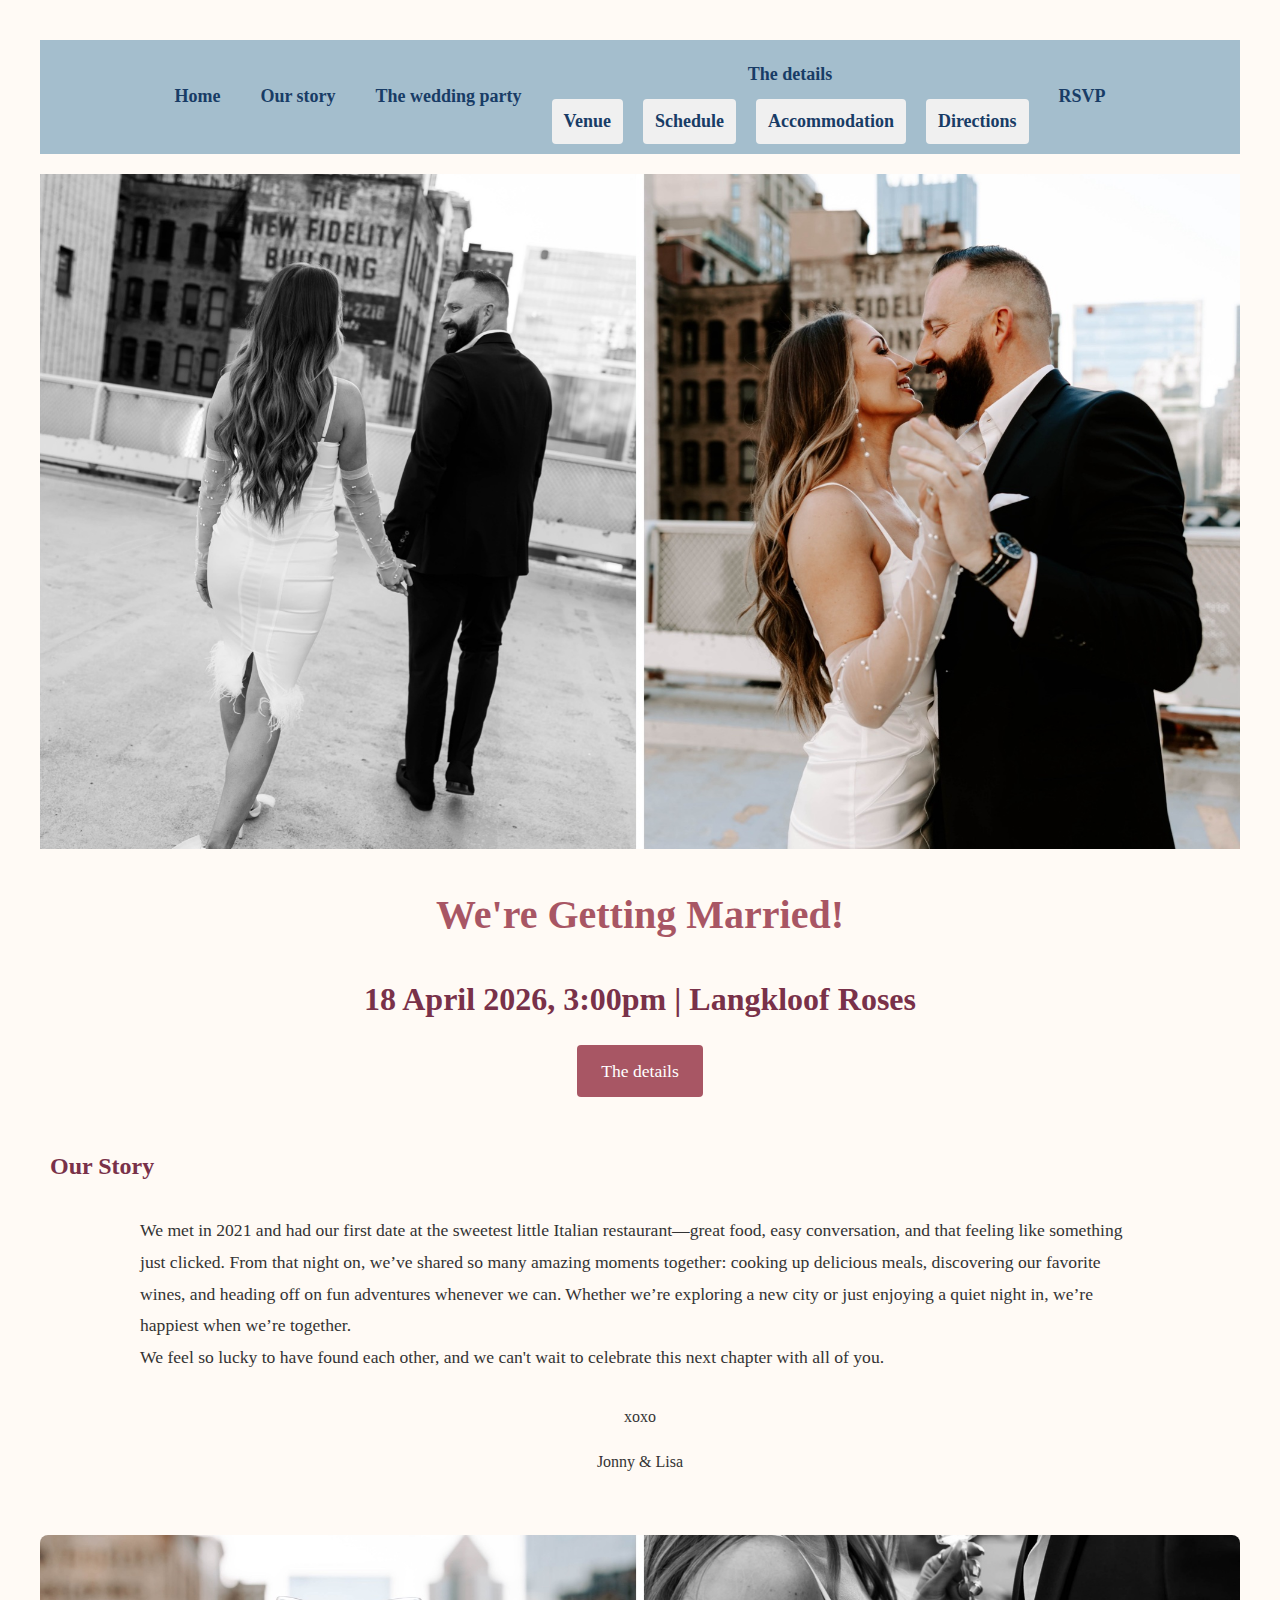
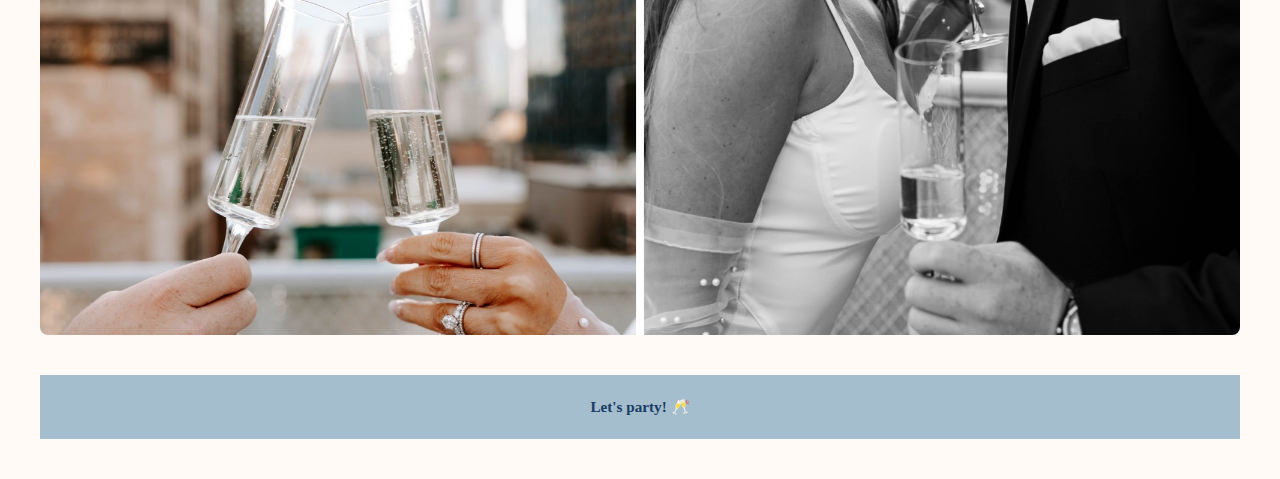
<file: index.html>
<!DOCTYPE html>
<html lang="en">
<head>
     <meta name="viewport" content="width=device-width, initial-scale=1">
     <title>We're Getting Married!</title>
      <!-- Linking the external CSS file -->
     <link rel="stylesheet" href="styles.css"> 
</head>
<body>
    <header>
       <nav aria-label="Main Navigation">
        <ul>
            <li><a href="index.html">Home</a> </li> 
            <li><a href="#ourstory">Our story</a></li>
            <li><a href="theweddingparty.html">The wedding party</a></li>
            <li><a href="thedetails.html">The details</a>
                 <!-- Nested List - Further breakdown -->
                <ul>
                    <li><a href="#venue">Venue</a></li>
                    <li><a href="#schedule">Schedule</a></li>
                    <li><a href="#accommodation">Accommodation</a></li>
                    <li><a href="#directions">Directions</a></li>
                </ul></li>
            <li><a href="rsvp.html">RSVP</a></li>
        </ul>
       </nav>  
    </header>
    <main>
       <img src="Engagementimage4.jpg" alt="Jonny and Lisa Engagement">
       <section>
            <div style="text-align: center;">
                <H1>We're Getting Married!</H1>
                <h2>18 April 2026, 3:00pm | Langkloof Roses</h2> 
                <a href="thedetails.html" role="button" class="btn">The details</a>
            </div>
        </section>
        <section>
            <h3 id="ourstory">Our Story</h3>
            <p>
            We met in 2021 and had our first date at the sweetest little Italian restaurant—great food, easy conversation, and that feeling like something just clicked. 
            From that night on, we’ve shared so many amazing moments together: cooking up delicious meals, discovering our favorite wines, and heading off on fun adventures whenever we can. 
            Whether we’re exploring a new city or just enjoying a quiet night in, we’re happiest when we’re together. 
            <br> We feel so lucky to have found each other, and we can't wait to celebrate this next chapter with all of you.
            <div style="text-align: center;">xoxo</div>
            <div style="text-align: center;">Jonny & Lisa</div> 
            </p>
        </section>
        <img src="Engagementimage8.jpg" alt="Jonny and Lisa photos">
    </main>
<footer>
    <div class="bouncing-text">Let's party! 🥂</div>
</footer>
    </body>
</html>
</file>
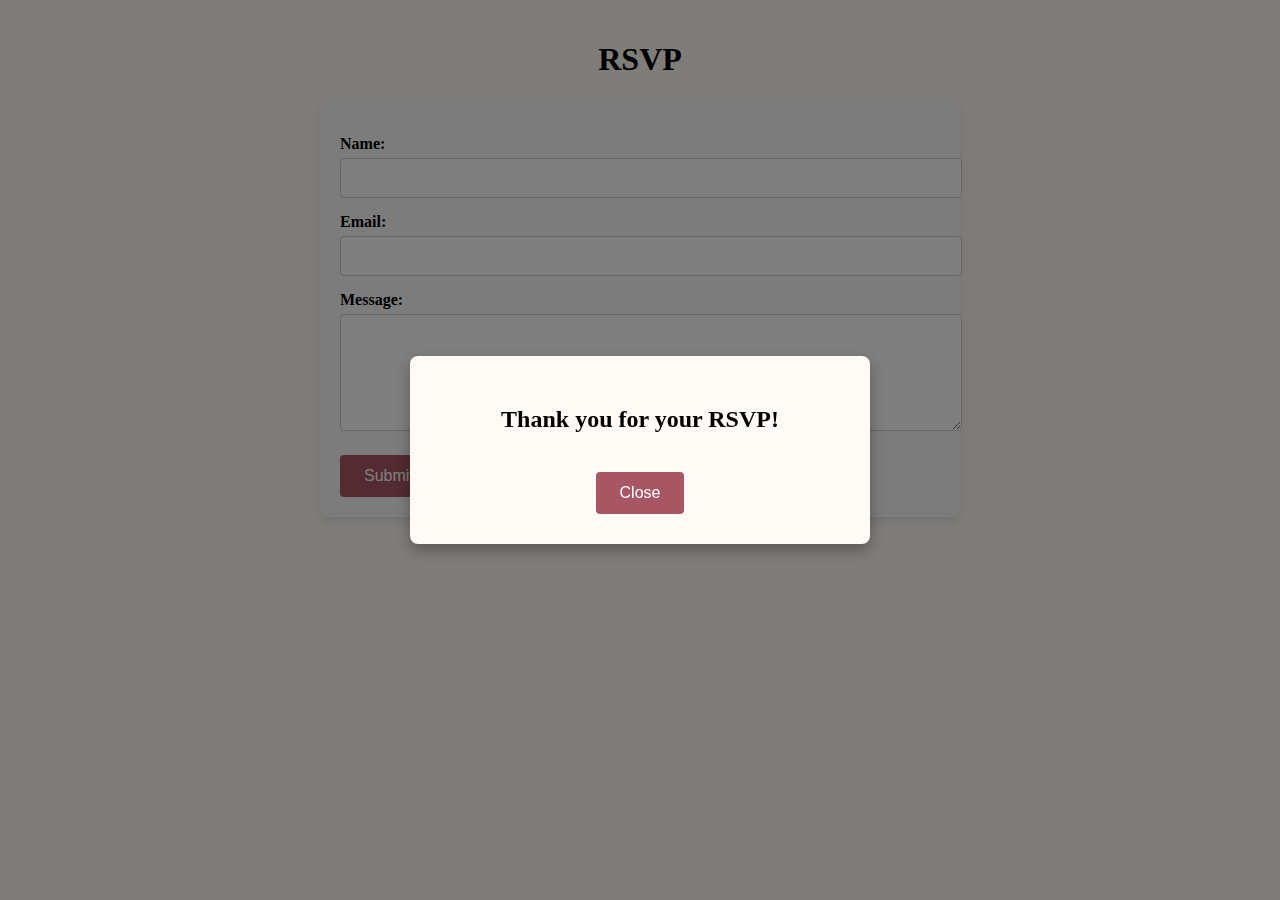
<file: rsvp.html>
<!DOCTYPE html>
<html lang="en">
<head>
  <meta charset="UTF-8" />
  <meta name="viewport" content="width=device-width, initial-scale=1" />
  <title>RSVP</title>
  <link rel="stylesheet" href="rsvp.css">
  <script src="rsvp.js" defer></script>
</head>
<body>
  <h1 style="text-align:center;">RSVP</h1>

  <form id="rsvpForm" novalidate>
    <label for="name">Name:</label>
    <input type="text" id="name" name="name" />
    <div class="error-message" id="nameError"></div>

    <label for="email">Email:</label>
    <input type="email" id="email" name="email" />
    <div class="error-message" id="emailError"></div>

    <label for="message">Message:</label>
    <textarea id="message" name="message" rows="5"></textarea>
    <div class="error-message" id="messageError"></div>

    <button type="submit">Submit</button>
  </form>

  <!-- Modal -->
  <div class="modal" id="modal">
    <div class="modal-content">
      <h2>Thank you for your RSVP!</h2>
      <p id="modalDetails"></p>
      <button class="close-modal" id="closeModal">Close</button>
    </div>
  </div>
</body>
</html>
</file>
<file: styles.css>
/* Base Styles - Mobile First */

body {
    font-family: 'Georgia', serif;
    background-color: #fffaf5;
    color: #333;
    line-height: 1.6;
    padding: 20px;
    margin: 0;
}

header {
    background-color: #a4becd;
    padding: 10px;
    text-align: center;
    overflow: visible; /* Allow dropdowns to overflow the header */
}

/* Navigation */
nav ul {
    list-style: none;
    display: flex;
    flex-direction: column;
    gap: 10px;
    align-items: center;
    padding: 0;
    margin: 0;
    position: relative; /* Ensures dropdowns are positioned relative to this */
}

nav ul li {
    position: relative; /* Anchor for the dropdown */
}

nav ul li a {
    text-decoration: none;
    color: #183c66;
    font-weight: bold;
    font-size: 18px;
    padding: 10px;
    display: block;
}

nav ul li a:hover {
    color: #a85664;
}

/* Hide dropdown by default (mobile) */
.dropdown {
    display: none;
    position: absolute;
    top: 100%;   /* Position it below the parent list item */
    left: 0;
    z-index: 1000;
    background-color: #f0f0f0;
    min-width: 160px;
    box-shadow: 0 4px 8px rgba(0,0,0,0.1);
    border-radius: 4px;
}

/* Show dropdown on hover (desktop) */
nav ul li:hover > .dropdown {
    display: block;
}

/* Mobile - Toggle dropdown behavior */
nav ul li.open > .dropdown {
    display: block;
}

nav ul li ul {
    list-style: none;
    padding: 0;
    margin: 0;
    text-align: left;
}

nav ul li ul li a {
    padding: 8px 12px;
    background-color: #f0f0f0;
    color: #183c66;
    border-radius: 4px;
}

nav ul li ul li a:hover {
    background-color: #a85664;
    color: white;
}

/* Hero Image */
main img {
    width: 100%;
    aspect-ratio: 16 / 9;
    object-fit: cover;
    margin-top: 20px;
}

/* Section Content */
section div {
    margin: 20px auto;
    max-width: 800px;
    padding: 0 15px;
}

h1 {
    font-size: 2rem;
    color: #a85664;
    margin-bottom: 10px;
}

h2 {
    font-size: 1.5rem;
    color: #793149;
    margin-bottom: 20px;
}

.btn {
    display: inline-block;
    background-color: #a85664; 
    color: white;
    padding: 12px 24px;
    text-decoration: none;
    font-size: 1rem;
    border-radius: 4px;
    transition: all 0.3s ease;
}

.btn:hover {
    background-color: #793149;
    color: white;
    text-decoration: underline;
    transform: scale(1.1);
    box-shadow: 0px 4px 6px rgba(0, 0, 0, 0.2);
}

/* Button click - Popup styles */
.popup {
    position: fixed;
    top: 0;
    left: 0;
    width: 100%;
    height: 100%;
    background: rgba(0, 0, 0, 0.5); /* Semi-transparent overlay */
    display: flex;
    align-items: center;
    justify-content: center;
    z-index: 2000;
}

.popup-content {
    position: relative;
    background: #fffaf5;
    padding: 30px;
    border-radius: 8px;
    max-width: 400px;
    box-shadow: 0 6px 15px rgba(0, 0, 0, 0.3);
    text-align: center;
}

.hidden {
    display: none;
}

/* Hide popup initially */
.hidden {
    display: none;
}

/* Close button styles */
.close-btn {
    position: absolute;
    top: 10px;
    right: 12px;
    background: transparent;
    border: none;
    font-size: 24px;
    font-weight: bold;
    color: #793149;
    cursor: pointer;
    line-height: 1;
    padding: 0;
}

.close-btn:hover,
.close-btn:focus {
    color: #a85664;
    outline: none;
}

/* Popup button */
.popup-content .btn {
    margin-top: 20px;
    display: inline-block;
    background-color: #a85664; 
    color: white;
    padding: 12px 24px;
    text-decoration: none;
    font-size: 1rem;
    border-radius: 4px;
    transition: all 0.3s ease;
}

.popup-content .btn:hover {
    background-color: #793149;
    text-decoration: underline;
    transform: scale(1.1);
    box-shadow: 0px 4px 6px rgba(0, 0, 0, 0.2);
}

/* Text Section */
h3 {
    font-size: 1.5rem;
    color: #793149;
    padding: 10px;
    margin-top: 40px;
    margin-bottom: 10px;
}

p {
    font-size: 1rem;
    max-width: 1000px;
    margin: auto;
    padding: 10px;
    line-height: 1.8;
}

    .text-block {
  max-width: 1000px;
  margin: 0 auto;
  padding: 0 20px; /* equal left/right padding */
}

.text-block h3,
.text-block p {
  margin-left: 0;
  margin-right: 0;
  padding-left: 0;
}

/* Second Image */
main img:last-of-type {
    display: block;
    width: 100%;
    max-height: 400px;
    object-fit: cover;
    border-radius: 8px;
    margin-top: 20px;
}

/* Footer */
footer {
    margin-top: 40px;
    padding: 20px;
    background-color: #a4becd;
    text-align: center;
    font-size: 0.95rem;
    font-weight: bold;
    color: #183c66;
}

footer .bouncing-text {
    animation: bounce 2s infinite;
}

@keyframes bounce {
    0%, 20%, 50%, 80%, 100% { transform: translateY(0); }
    40% { transform: translateY(-10px); }
    60% { transform: translateY(-5px); }
}

/* ===== Media Queries ===== */

/* Tablet */
@media (min-width: 768px) {
    nav ul {
        flex-direction: row;
        justify-content: center;
    }

    nav ul li {
        position: relative; /* Needed for dropdown positioning */
    }

    .dropdown {
        display: none; /* Still hidden unless hovered */
        position: absolute;
        top: 100%; /* Appear below nav item */
        left: 0;
        width: max-content;
        min-width: 160px;
        background-color: #f0f0f0;
        box-shadow: 0px 5px 10px rgba(0, 0, 0, 0.1);
        z-index: 1000;
        border-radius: 4px;
        text-align: left;
    }

    li:hover > .dropdown {
        display: block;
    }

    h1 {
        font-size: 2.5rem;
    }

    h2 {
        font-size: 2rem;
    }

    .btn {
        font-size: 1.1rem;
    }

   .popup-content {
        max-width: 500px; /* Slightly wider on tablets */
        padding: 40px;
    } 
}

/* Desktop */
@media (min-width: 1024px) {
    body {
        padding: 40px;
    }

    nav ul {
        gap: 20px;
    }

    p {
        font-size: 1.1rem;
    }

      .text-block {
  max-width: 1400px;
  margin: 0 auto;
  padding: 0 20px; /* equal left/right padding */
}

.popup-content {
        max-width: 600px; /* Even wider on desktop */
        padding: 50px;
    }
    
}
</file>
<file: rsvp.css>
body {
  font-family: Georgia, serif;
  background-color: #fffaf5;
  margin: 0;
  padding: 20px;
}

form {
  max-width: 600px;
  margin: auto;
  background: #f8f8f8;
  padding: 20px;
  border-radius: 8px;
  box-shadow: 0 4px 10px rgba(0, 0, 0, 0.1);
}

label {
  display: block;
  margin-top: 15px;
  font-weight: bold;
}

input,
textarea {
  width: 100%;
  padding: 10px;
  margin-top: 5px;
  font-size: 1rem;
  border: 1px solid #ccc;
  border-radius: 4px;
}

button {
  margin-top: 20px;
  padding: 12px 24px;
  background-color: #a85664;
  color: white;
  border: none;
  font-size: 1rem;
  border-radius: 4px;
  cursor: pointer;
}

button:disabled {
  background-color: #ccc;
  cursor: not-allowed;
}

.error {
  color: #a85664;
  font-size: 0.9rem;
  margin-top: 4px;
}

.modal {
  position: fixed;
  inset: 0;
  background: rgba(0, 0, 0, 0.5);
  display: flex;
  align-items: center;
  justify-content: center;
  z-index: 1000;
}

.modal-content {
  background: #fffaf5;
  padding: 30px;
  border-radius: 8px;
  width: 90%;
  max-width: 400px;
  text-align: center;
  box-shadow: 0 6px 15px rgba(0, 0, 0, 0.3);
}
</file>
